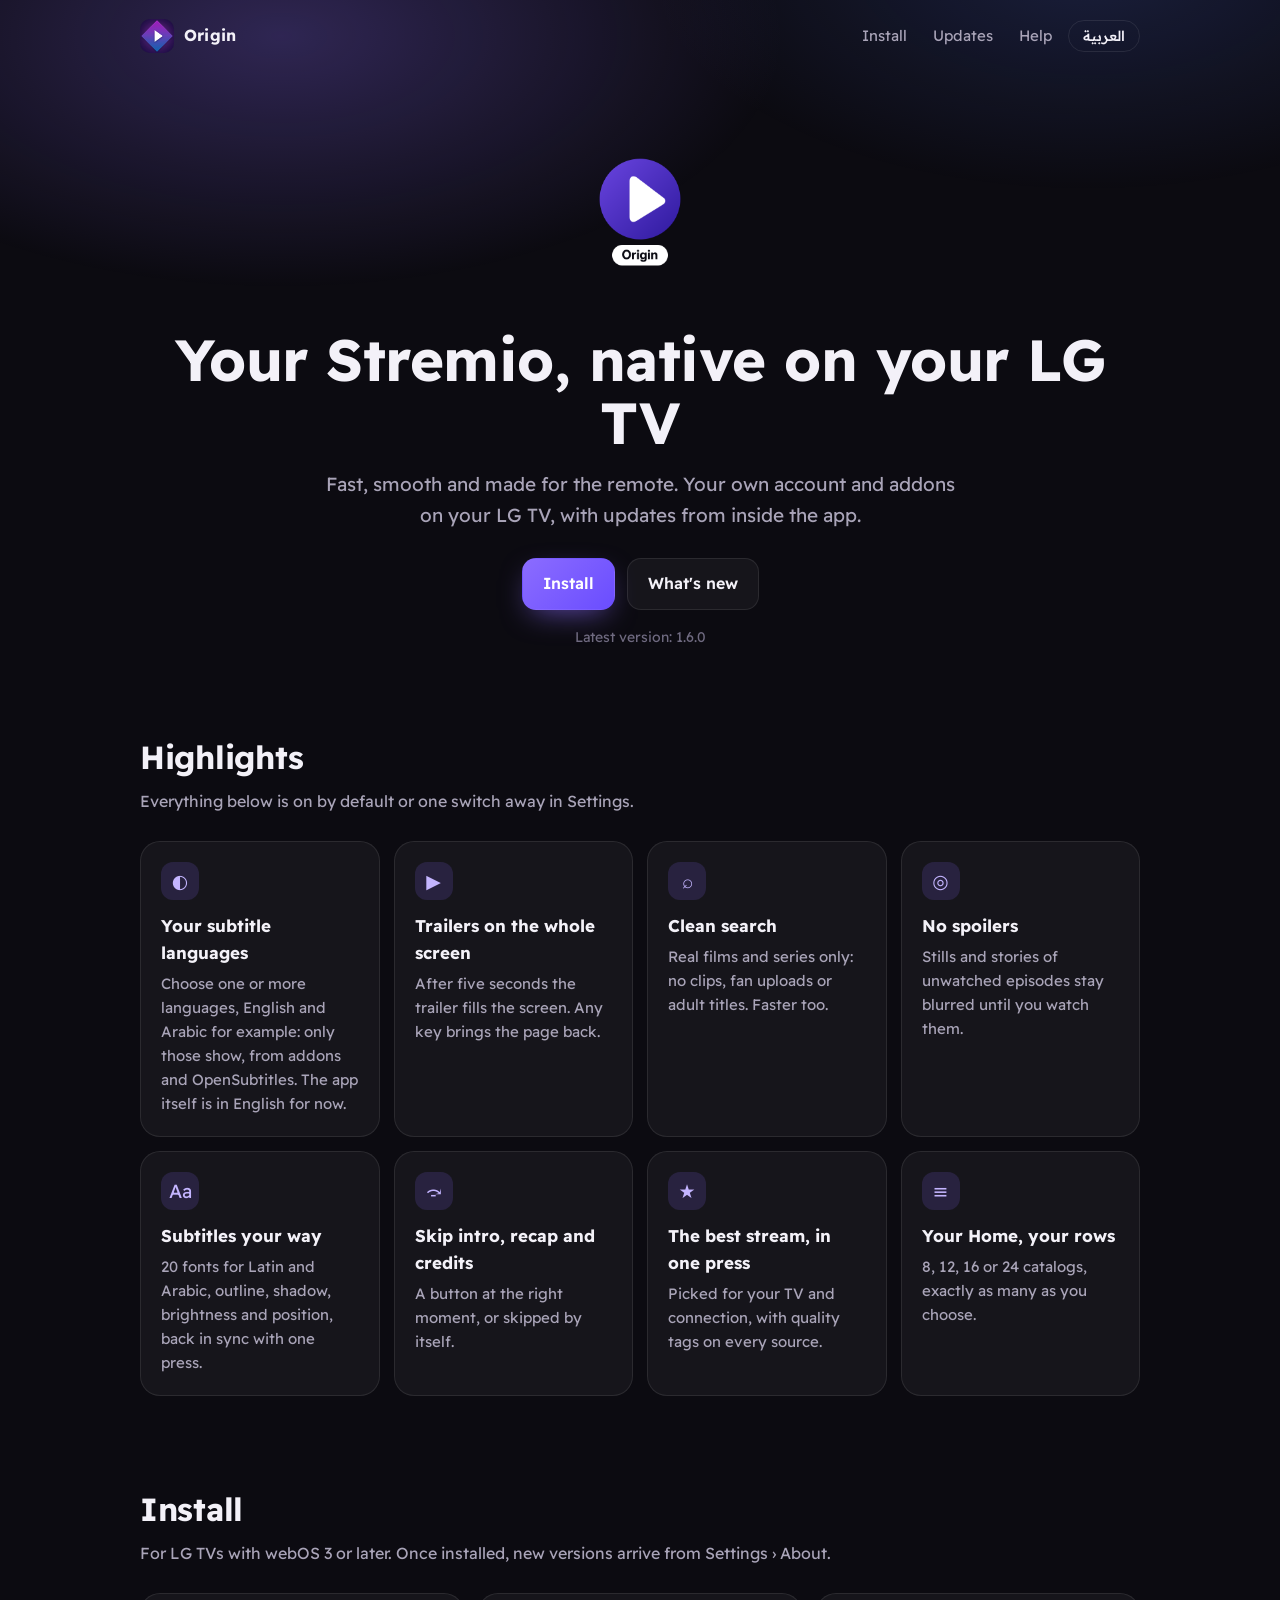
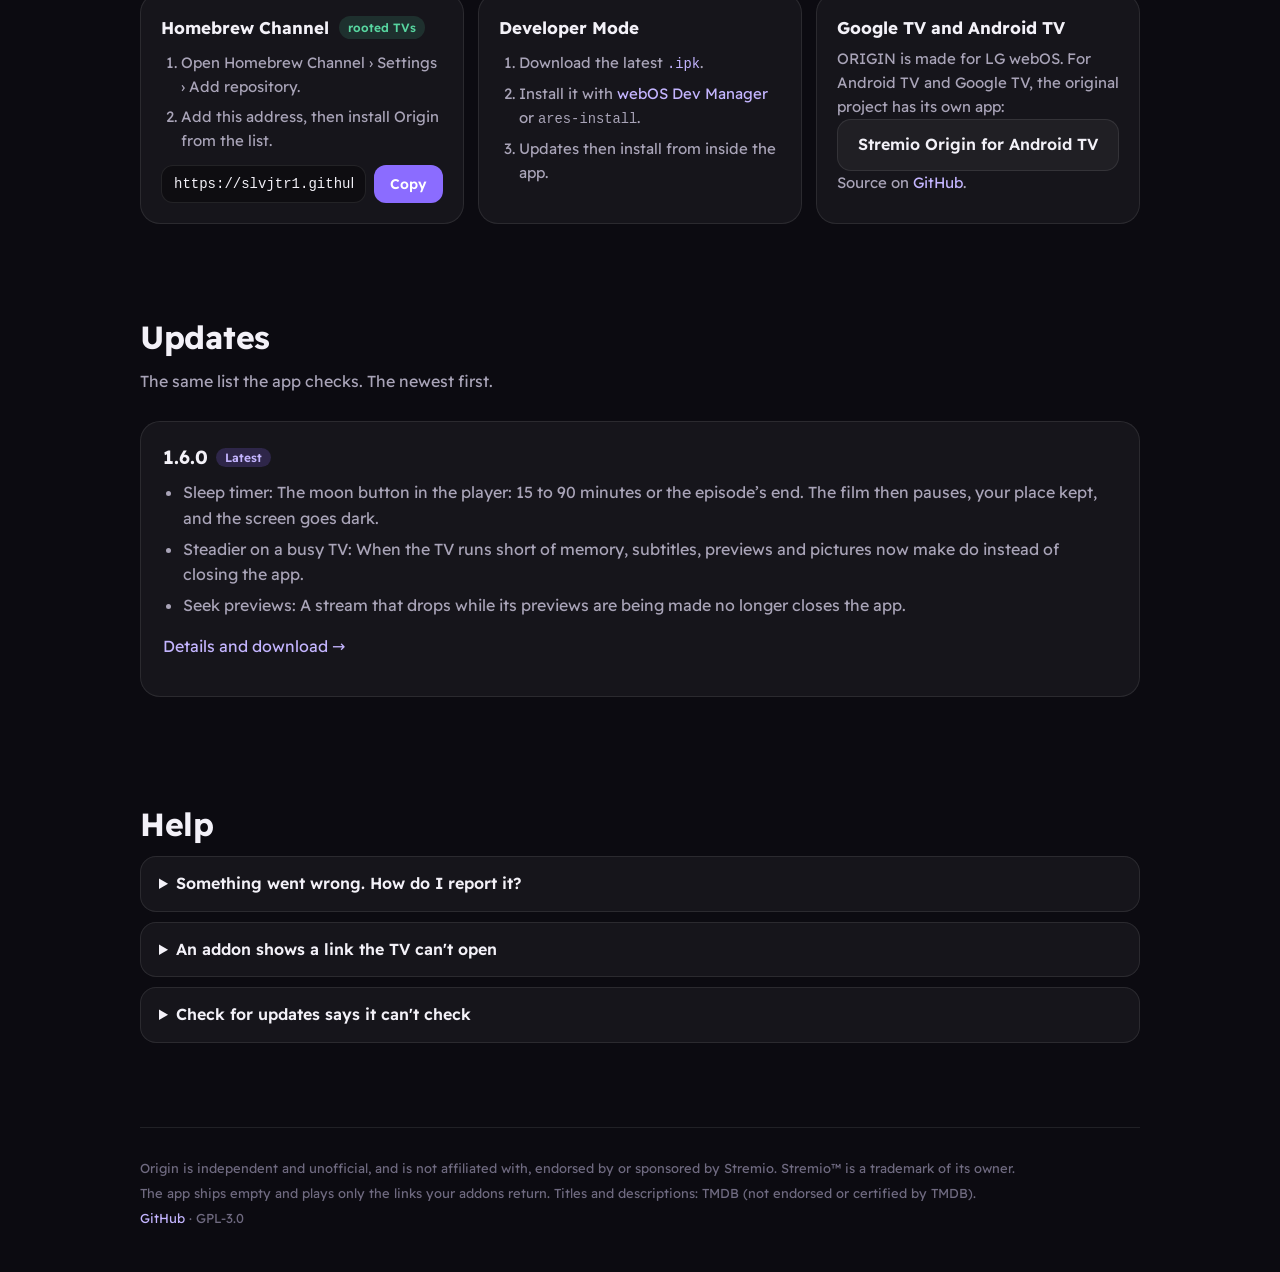
<file: docs/index.html>
<!doctype html>
<html lang="en">
<head>
<meta charset="utf-8">
<meta name="viewport" content="width=device-width, initial-scale=1">
<title>Origin</title>
<meta name="description" content="A native media center for Stremio addons on LG webOS TVs.">
<meta name="theme-color" content="#0c0b11">
<link rel="icon" href="icon.png">
<link rel="preconnect" href="https://fonts.googleapis.com"><link rel="preconnect" href="https://fonts.gstatic.com" crossorigin>
<link href="https://fonts.googleapis.com/css2?family=Readex+Pro:wght@400;500;600;700&display=swap" rel="stylesheet">
<link rel="stylesheet" href="site.css">
<script src="site.js"></script>
</head>
<body>
<div class="wrap">
  <nav class="top">
    <a class="brand" href="./"><img src="icon.png" alt=""><span>Origin</span></a>
    <div class="navlinks">
      <a class="opt" href="#install"><span lang="en">Install</span><span lang="ar">التثبيت</span></a>
      <a class="opt" href="#updates"><span lang="en">Updates</span><span lang="ar">التحديثات</span></a>
      <a class="opt" href="help/"><span lang="en">Help</span><span lang="ar">المساعدة</span></a>
      <button class="lang" data-lang-toggle><span lang="en">العربية</span><span lang="ar">English</span></button>
    </div>
  </nav>

  <header class="hero">
    <img class="logo" src="logo-pill.png" alt="Origin">
    <h1><span lang="en">Your Stremio, native on your LG TV</span><span lang="ar">Stremio على تلفاز LG، بتطبيق أصلي</span></h1>
    <p class="lead"><span lang="en">Fast, smooth and made for the remote. Your own account and addons on your LG TV, with updates from inside the app.</span><span lang="ar">سريع وسلس، مصمم للريموت وللجوال. حسابك وإضافاتك على تلفاز LG، مع تحديثات من داخل التطبيق.</span></p>
    <div class="cta">
      <a class="btn primary" href="#install"><span lang="en">Install</span><span lang="ar">ثبّت التطبيق</span></a>
      <a class="btn ghost" href="#updates"><span lang="en">What's new</span><span lang="ar">الجديد</span></a>
    </div>
    <div class="ver" id="ver"></div>
  </header>

  <section id="features">
    <h2><span lang="en">Highlights</span><span lang="ar">أبرز المزايا</span></h2>
    <p class="sub"><span lang="en">Everything below is on by default or one switch away in Settings.</span><span lang="ar">كل ما يلي مفعّل افتراضيًا أو بضغطة واحدة من الإعدادات.</span></p>
    <div class="grid">
      <div class="card"><div class="ic">◐</div><h3><span lang="en">Your subtitle languages</span><span lang="ar">لغات الترجمة التي تختارها</span></h3><p><span lang="en">Choose one or more languages, English and Arabic for example: only those show, from addons and OpenSubtitles. The app itself is in English for now.</span><span lang="ar">اختر لغة أو أكثر، العربية والإنجليزية مثلًا: تظهر ترجماتها فقط، من الإضافات ومن OpenSubtitles. واجهة التطبيق بالإنجليزية حاليًا.</span></p></div>
      <div class="card"><div class="ic">▶</div><h3><span lang="en">Trailers on the whole screen</span><span lang="ar">إعلانات بملء الشاشة</span></h3><p><span lang="en">After five seconds the trailer fills the screen. Any key brings the page back.</span><span lang="ar">بعد خمس ثوانٍ يملأ الإعلان الشاشة، وأي زر يعيد الصفحة.</span></p></div>
      <div class="card"><div class="ic">⌕</div><h3><span lang="en">Clean search</span><span lang="ar">بحث نظيف</span></h3><p><span lang="en">Real films and series only: no clips, fan uploads or adult titles. Faster too.</span><span lang="ar">أفلام ومسلسلات حقيقية فقط: بلا مقاطع أو رفع معجبين أو محتوى للبالغين، وأسرع.</span></p></div>
      <div class="card"><div class="ic">◎</div><h3><span lang="en">No spoilers</span><span lang="ar">بلا حرق</span></h3><p><span lang="en">Stills and stories of unwatched episodes stay blurred until you watch them.</span><span lang="ar">صور الحلقات غير المشاهدة وقصصها تبقى مموّهة حتى تشاهدها.</span></p></div>
      <div class="card"><div class="ic">Aa</div><h3><span lang="en">Subtitles your way</span><span lang="ar">الترجمة كما تحب</span></h3><p><span lang="en">20 fonts for Latin and Arabic, outline, shadow, brightness and position, back in sync with one press.</span><span lang="ar">حدود وظل وستة خطوط وخط عريض، ومزامنة بضغطة واحدة.</span></p></div>
      <div class="card"><div class="ic">⤼</div><h3><span lang="en">Skip intro, recap and credits</span><span lang="ar">تخطي المقدمة والملخص والتتر</span></h3><p><span lang="en">A button at the right moment, or skipped by itself.</span><span lang="ar">زر في اللحظة المناسبة، أو تخطٍّ تلقائي.</span></p></div>
      <div class="card"><div class="ic">★</div><h3><span lang="en">The best stream, in one press</span><span lang="ar">أفضل بث بضغطة</span></h3><p><span lang="en">Picked for your TV and connection, with quality tags on every source.</span><span lang="ar">يُختار لتلفازك واتصالك، مع وسوم الجودة لكل مصدر.</span></p></div>
      <div class="card"><div class="ic">≡</div><h3><span lang="en">Your Home, your rows</span><span lang="ar">رئيسيتك كما تريد</span></h3><p><span lang="en">8, 12, 16 or 24 catalogs, exactly as many as you choose.</span><span lang="ar">8 أو 12 أو 16 أو 24 قائمة، بالعدد الذي تختاره تمامًا.</span></p></div>
    </div>
  </section>

  <section id="install">
    <h2><span lang="en">Install</span><span lang="ar">التثبيت</span></h2>
    <p class="sub"><span lang="en">For LG TVs with webOS 3 or later. Once installed, new versions arrive from Settings › About.</span><span lang="ar">لتلفازات LG بنظام webOS 3 أو أحدث. بعد التثبيت تصل الإصدارات الجديدة من الإعدادات › حول التطبيق.</span></p>
    <div class="steps">
      <div class="card">
        <h3><span lang="en">Homebrew Channel</span><span lang="ar">Homebrew Channel</span> <span class="tag"><span lang="en">rooted TVs</span><span lang="ar">للتلفازات المروّتة</span></span></h3>
        <ol class="list">
          <li><span lang="en">Open Homebrew Channel › Settings › Add repository.</span><span lang="ar">افتح Homebrew Channel › الإعدادات › إضافة مستودع.</span></li>
          <li><span lang="en">Add this address, then install Origin from the list.</span><span lang="ar">أضف هذا العنوان، ثم ثبّت Origin من القائمة.</span></li>
        </ol>
        <div class="copy"><input id="repo" readonly value="https://slvjtr1.github.io/origin/apps.json"><button data-copy="repo"><span lang="en">Copy</span><span lang="ar">نسخ</span></button></div>
      </div>
      <div class="card">
        <h3><span lang="en">Developer Mode</span><span lang="ar">وضع المطوّر</span></h3>
        <ol class="list">
          <li><span lang="en">Download the latest</span><span lang="ar">نزّل أحدث ملف</span> <a href="https://github.com/slvjtr1/origin/releases/latest"><code>.ipk</code></a>.</li>
          <li><span lang="en">Install it with</span><span lang="ar">ثبّته باستخدام</span> <a href="https://github.com/webosbrew/dev-manager-desktop">webOS Dev Manager</a> <span lang="en">or</span><span lang="ar">أو</span> <code>ares-install</code>.</li>
          <li><span lang="en">Updates then install from inside the app.</span><span lang="ar">بعدها تُثبَّت التحديثات من داخل التطبيق.</span></li>
        </ol>
      </div>
      <div class="card">
        <h3><span lang="en">Google TV and Android TV</span><span lang="ar">Google TV وAndroid TV</span></h3>
        <p><span lang="en">ORIGIN is made for LG webOS. For Android TV and Google TV, the original project has its own app:</span><span lang="ar">ORIGIN مصمم لتلفازات LG بنظام webOS. لأجهزة Android TV وGoogle TV، للمشروع الأصلي تطبيقه الخاص:</span></p>
        <p><a class="btn ghost" href="https://stremioorigin.com/android-tv/">Stremio Origin for Android TV</a></p>
        <p class="muted"><span lang="en">Source on</span><span lang="ar">الكود على</span> <a href="https://github.com/stremio-origin/androidtv">GitHub</a>.</p>
      </div>
    </div>
  </section>

  <section id="updates">
    <h2><span lang="en">Updates</span><span lang="ar">التحديثات</span></h2>
    <p class="sub"><span lang="en">The same list the app checks. The newest first.</span><span lang="ar">القائمة نفسها التي يتحقق منها التطبيق. الأحدث أولًا.</span></p>
    <div id="rels"><p class="muted"><span lang="en">Loading…</span><span lang="ar">جارٍ التحميل…</span></p></div>
  </section>

  <section id="help">
    <h2><span lang="en">Help</span><span lang="ar">المساعدة</span></h2>
    <details><summary><span lang="en">Something went wrong. How do I report it?</span><span lang="ar">حدثت مشكلة. كيف أبلّغ عنها؟</span></summary>
      <p><span lang="en">On the TV: Settings › About › Share logs. Scan the code with your phone: it opens a page here with your log code and a ready report.</span><span lang="ar">على التلفاز: الإعدادات › حول التطبيق › مشاركة السجلات. امسح الرمز بهاتفك: تفتح صفحة هنا فيها رمز السجل وبلاغ جاهز.</span></p></details>
    <details><summary><span lang="en">An addon shows a link the TV can't open</span><span lang="ar">إضافة تعرض رابطًا لا يفتحه التلفاز</span></summary>
    <details><summary><span lang="en">Where did Arabic go?</span><span lang="ar">أين ذهبت اللغة العربية؟</span></summary>
      <p><span lang="en">We are sorry: Arabic caused big problems in building the app, and for now it needs English alone. Arabic subtitles still work fully: choose them in the subtitle settings.</span><span lang="ar">نعتذر: اللغة العربية سببت مشاكل كبيرة في برمجة التطبيق، والتطبيق حاليًا بحاجة للغة الإنجليزية فقط. الترجمات العربية ما زالت مدعومة بالكامل: اخترها من إعدادات الترجمة.</span></p></details>
      <p><span lang="en">Settings › Language › Titles and descriptions: choose Arabic, or Same as the app.</span><span lang="ar">الإعدادات › اللغة › العناوين والأوصاف: اختر العربية، أو «مثل التطبيق».</span></p></details>
    <details><summary><span lang="en">Check for updates says it can't check</span><span lang="ar">«البحث عن تحديثات» لا يستطيع التحقق</span></summary>
      <p><span lang="en">The app asks GitHub first and this site second. Check the TV's internet connection, then try again in a minute.</span><span lang="ar">يسأل التطبيق GitHub أولًا ثم هذا الموقع. تأكد من اتصال التلفاز بالإنترنت ثم أعد المحاولة بعد دقيقة.</span></p></details>
  </section>

  <footer>
    <p><span lang="en">Origin is independent and unofficial, and is not affiliated with, endorsed by or sponsored by Stremio. Stremio™ is a trademark of its owner.</span><span lang="ar">Origin مستقل وغير رسمي، وليس تابعًا لـ Stremio ولا معتمدًا أو مدعومًا منها. Stremio™ علامة تجارية لمالكها.</span></p>
    <p><span lang="en">The app ships empty and plays only the links your addons return. Titles and descriptions: TMDB (not endorsed or certified by TMDB).</span><span lang="ar">يأتي التطبيق فارغًا ولا يشغّل إلا الروابط التي تعيدها إضافاتك. العناوين والأوصاف: TMDB (دون اعتماد منها).</span></p>
    <p><a href="https://github.com/slvjtr1/origin">GitHub</a> · GPL-3.0</p>
  </footer>
</div>
<script>
(function () {
  var REPO = 'slvjtr1/origin', MAN = 'api/apps/tv.stremioorigin.app/manifest.json';
  var box = document.getElementById('rels'), ver = document.getElementById('ver'), data = null;
  function esc(s) { return String(s).replace(/[&<>"']/g, function (c) { return { '&': '&amp;', '<': '&lt;', '>': '&gt;', '"': '&quot;', "'": '&#39;' }[c]; }); }
  function inline(s) { return esc(s).replace(/\*\*(.+?)\*\*/g, '<b>$1</b>').replace(/`([^`]+)`/g, '<code>$1</code>'); }
  function bullets(body) { var out = []; (body || '').split(/\r?\n/).some(function (l) { var m = /^\s*[-*]\s+(.+)/.exec(l); if (m) out.push(m[1]); else if (out.length && l.trim()) return true; return false; }); return out.slice(0, 8); }
  function date(s) { try { return new Date(s).toLocaleDateString(originLang() === 'ar' ? 'ar' : 'en', { year: 'numeric', month: 'long', day: 'numeric' }); } catch (e) { return s.slice(0, 10); } }
  function draw() {
    if (!data) return;
    var L = originLang(), h = '';
    if (data.length) ver.textContent = (L === 'ar' ? 'أحدث إصدار: ' : 'Latest version: ') + data[0].v;
    data.forEach(function (r, i) {
      h += '<article class="rel"><header><h3>' + esc(r.v) + (i === 0 ? '<span class="latest">' + (L === 'ar' ? 'الأحدث' : 'Latest') + '</span>' : '') + '</h3>' + (r.d ? '<time>' + esc(date(r.d)) + '</time>' : '') + '</header>';
      h += '<ul>' + r.n.map(function (x) { return '<li>' + inline(x) + '</li>'; }).join('') + '</ul>';
      if (r.u) h += '<p><a href="' + esc(r.u) + '">' + (L === 'ar' ? 'التفاصيل والتنزيل' : 'Details and download') + ' →</a></p>';
      h += '</article>';
    });
    box.innerHTML = h || '<p class="muted">' + (L === 'ar' ? 'لا توجد إصدارات بعد.' : 'No releases yet.') + '</p>';
  }
  function fromManifest() {
    fetch(MAN, { cache: 'no-cache' }).then(function (r) { return r.json(); }).then(function (m) {
      data = [{ v: m.version, d: '', n: m.notes || [], u: 'https://github.com/' + REPO + '/releases/latest' }]; draw();
    }).catch(function () { box.innerHTML = '<p class="muted">' + (originLang() === 'ar' ? 'تعذّر تحميل التحديثات.' : 'Could not load the updates.') + '</p>'; });
  }
  fetch('https://api.github.com/repos/' + REPO + '/releases?per_page=12').then(function (r) { if (!r.ok) throw 0; return r.json(); }).then(function (list) {
    data = list.filter(function (r) { return !r.draft && !r.prerelease; }).map(function (r) { return { v: r.tag_name.replace(/^v/, ''), d: r.published_at, n: bullets(r.body), u: r.html_url }; }); draw();
  }).catch(fromManifest);
  document.addEventListener('originlang', draw);
})();
</script>
</body>
</html>
</file>
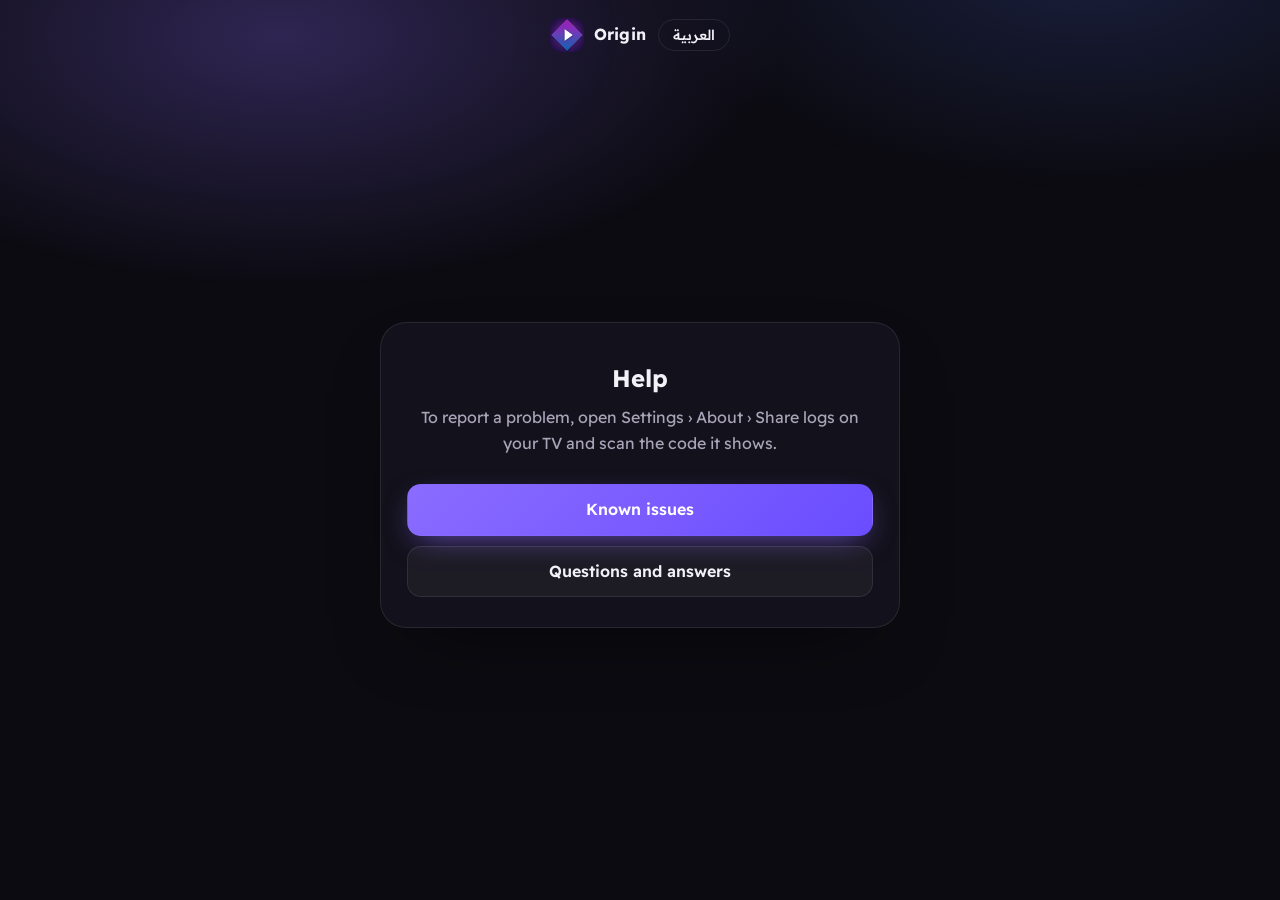
<file: docs/help/index.html>
<!doctype html>
<html lang="en">
<head>
<meta charset="utf-8">
<meta name="viewport" content="width=device-width, initial-scale=1">
<title>Help · Origin</title>
<meta name="robots" content="noindex">
<meta name="theme-color" content="#0c0b11">
<link rel="icon" href="../icon.png">
<link rel="preconnect" href="https://fonts.googleapis.com"><link rel="preconnect" href="https://fonts.gstatic.com" crossorigin>
<link href="https://fonts.googleapis.com/css2?family=Readex+Pro:wght@400;500;600;700&display=swap" rel="stylesheet">
<link rel="stylesheet" href="../site.css">
<script src="../site.js"></script>
</head>
<body class="single">
<div class="wrap">
  <nav class="top">
    <a class="brand" href="../"><img src="../icon.png" alt=""><span>Origin</span></a>
    <div class="navlinks"><button class="lang" data-lang-toggle><span lang="en">العربية</span><span lang="ar">English</span></button></div>
  </nav>
</div>
<main class="wrap">
  <div class="panel" id="log" hidden>
    <p><span lang="en">Your log code</span><span lang="ar">رمز السجل</span></p>
    <div class="code" id="code"></div>
    <p id="vline"></p>
    <p><span lang="en">Report the problem with this code: say what you did and what happened. The logs themselves stay sealed; only the code is shared.</span><span lang="ar">أبلغ عن المشكلة بهذا الرمز: اذكر ما فعلته وما حدث. السجلات نفسها تبقى مشفّرة، ولا يُشارك إلا الرمز.</span></p>
    <a class="btn primary" id="report" rel="noopener"><span lang="en">Report on GitHub</span><span lang="ar">أبلغ على GitHub</span></a>
    <button class="btn ghost" id="cp"><span lang="en">Copy the code</span><span lang="ar">انسخ الرمز</span></button>
    <div class="small"><span lang="en">The code works for a week.</span><span lang="ar">يبقى الرمز صالحًا لمدة أسبوع.</span></div>
  </div>
  <div class="panel" id="none" hidden>
    <h1><span lang="en">Help</span><span lang="ar">المساعدة</span></h1>
    <p><span lang="en">To report a problem, open Settings › About › Share logs on your TV and scan the code it shows.</span><span lang="ar">للإبلاغ عن مشكلة، افتح الإعدادات › حول التطبيق › مشاركة السجلات على تلفازك وامسح الرمز الذي يظهر.</span></p>
    <a class="btn primary" href="https://github.com/slvjtr1/origin/issues"><span lang="en">Known issues</span><span lang="ar">المشكلات المعروفة</span></a>
    <a class="btn ghost" href="../#help"><span lang="en">Questions and answers</span><span lang="ar">أسئلة وأجوبة</span></a>
  </div>
</main>
<script>
(function () {
  /* #log=<code>&v=<version>, from Settings › About › Share logs */
  var p = {}; location.hash.replace(/^#/, '').split('&').forEach(function (kv) { var i = kv.indexOf('='); if (i > 0) { try { p[kv.slice(0, i)] = decodeURIComponent(kv.slice(i + 1)); } catch (e) {} } });
  var code = /^[A-Za-z0-9]{4}$/.test(p.log || '') ? p.log.toUpperCase() : '', v = /^[0-9.]{1,16}$/.test(p.v || '') ? p.v : '';
  if (!code) { document.getElementById('none').hidden = false; return; }
  document.getElementById('code').textContent = code;
  function lines() {
    var ar = originLang() === 'ar';
    document.getElementById('vline').textContent = v ? (ar ? 'الإصدار ' : 'Version ') + v + ' · webOS' : '';
  }
  lines(); document.addEventListener('originlang', lines);
  var body = 'Log code: ' + code + '\nVersion: ' + (v || '?') + ' (webOS)\n\nWhat happened:\n';
  document.getElementById('report').href = 'https://github.com/slvjtr1/origin/issues/new?title=' + encodeURIComponent('Issue from the TV (' + code + ')') + '&body=' + encodeURIComponent(body);
  document.getElementById('cp').onclick = function () { originCopy(code); };
  document.getElementById('log').hidden = false;
})();
</script>
</body>
</html>
</file>
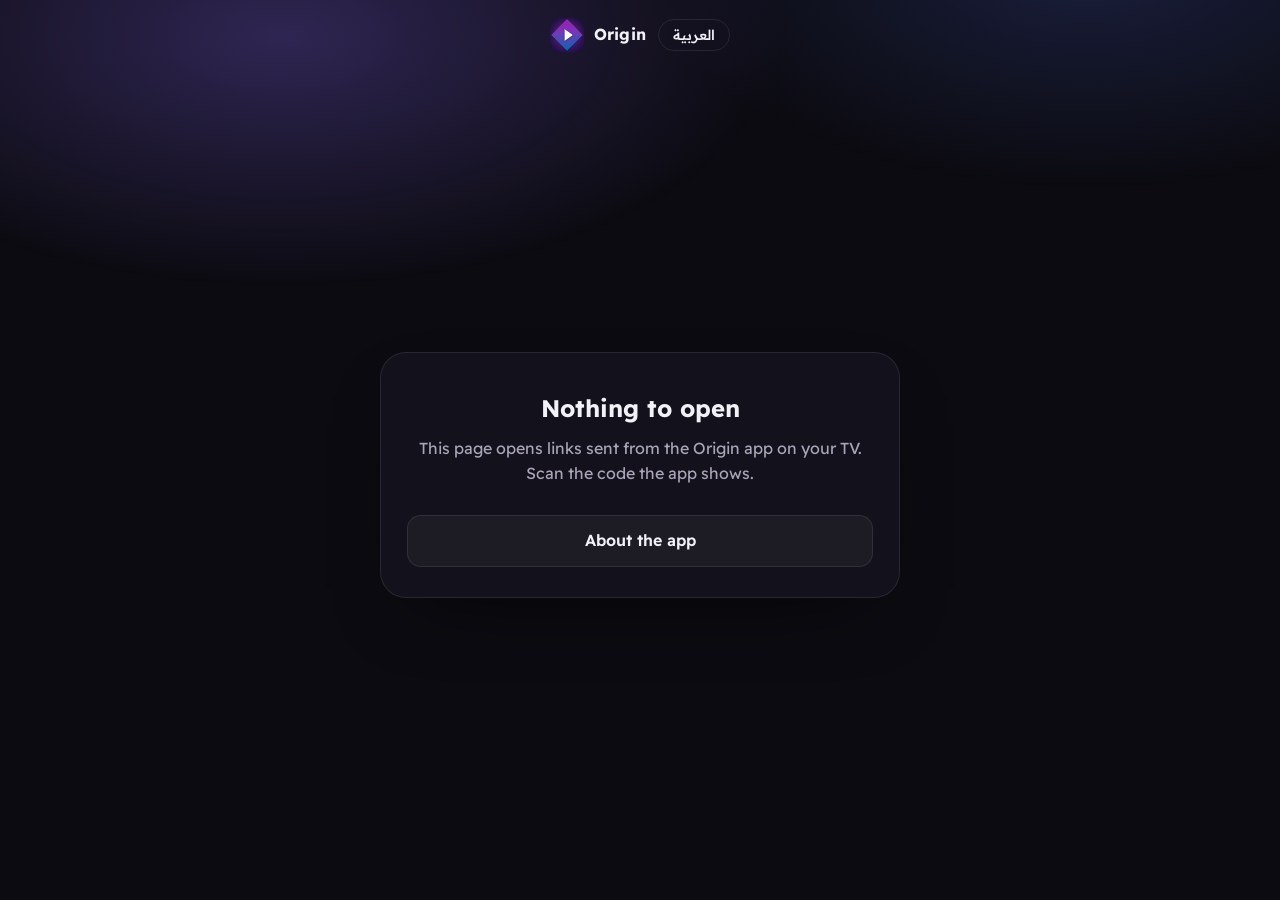
<file: docs/open/index.html>
<!doctype html>
<html lang="en">
<head>
<meta charset="utf-8">
<meta name="viewport" content="width=device-width, initial-scale=1">
<title>Open a link · Origin</title>
<meta name="robots" content="noindex">
<meta name="referrer" content="no-referrer">
<meta name="theme-color" content="#0c0b11">
<link rel="icon" href="../icon.png">
<link rel="preconnect" href="https://fonts.googleapis.com"><link rel="preconnect" href="https://fonts.gstatic.com" crossorigin>
<link href="https://fonts.googleapis.com/css2?family=Readex+Pro:wght@400;500;600;700&display=swap" rel="stylesheet">
<link rel="stylesheet" href="../site.css">
<script src="../site.js"></script>
</head>
<body class="single">
<div class="wrap">
  <nav class="top">
    <a class="brand" href="../"><img src="../icon.png" alt=""><span>Origin</span></a>
    <div class="navlinks"><button class="lang" data-lang-toggle><span lang="en">العربية</span><span lang="ar">English</span></button></div>
  </nav>
</div>
<main class="wrap">
  <div class="panel" id="ok" hidden>
    <p><span lang="en">From your TV</span><span lang="ar">من تلفازك</span></p>
    <h1 id="title"></h1>
    <div class="host" id="host"></div>
    <p><span lang="en">This link was sent by one of your addons. Open it only if you trust where it goes.</span><span lang="ar">أُرسل هذا الرابط من إحدى إضافاتك. افتحه فقط إذا كنت تثق بوجهته.</span></p>
    <a class="btn primary" id="go" rel="noopener noreferrer"><span lang="en">Open the link</span><span lang="ar">افتح الرابط</span></a>
    <button class="btn ghost" id="cp"><span lang="en">Copy the link</span><span lang="ar">انسخ الرابط</span></button>
    <div class="small" id="full"></div>
  </div>
  <div class="panel" id="bad" hidden>
    <h1><span lang="en">Nothing to open</span><span lang="ar">لا يوجد ما يُفتح</span></h1>
    <p><span lang="en">This page opens links sent from the Origin app on your TV. Scan the code the app shows.</span><span lang="ar">تفتح هذه الصفحة الروابط المرسلة من تطبيق Origin على تلفازك. امسح الرمز الذي يعرضه التطبيق.</span></p>
    <a class="btn ghost" href="../"><span lang="en">About the app</span><span lang="ar">عن التطبيق</span></a>
  </div>
</main>
<script>
(function () {
  /* #u=<link>&t=<title>: after the #, so it never reaches a server. Only web links are opened, and only on a tap */
  var p = {}; location.hash.replace(/^#/, '').split('&').forEach(function (kv) { var i = kv.indexOf('='); if (i > 0) { try { p[kv.slice(0, i)] = decodeURIComponent(kv.slice(i + 1).replace(/\+/g, ' ')); } catch (e) {} } });
  var u = null; try { u = new URL(p.u || ''); } catch (e) {}
  if (!u || (u.protocol !== 'https:' && u.protocol !== 'http:')) { document.getElementById('bad').hidden = false; return; }
  var t = (p.t || '').slice(0, 140);
  document.getElementById('title').textContent = t || u.hostname.replace(/^www\./, '');
  document.getElementById('host').textContent = u.hostname;
  document.getElementById('full').textContent = u.href.length > 160 ? u.href.slice(0, 160) + '…' : u.href;
  document.getElementById('go').href = u.href;
  document.getElementById('cp').onclick = function () { originCopy(u.href); };
  document.getElementById('ok').hidden = false;
})();
</script>
</body>
</html>
</file>
<file: docs/site.css>
:root {
  --bg: #0c0b11; --bg2: #13111b; --card: rgba(255,255,255,.045); --line: rgba(255,255,255,.09);
  --text: #f3f1f8; --dim: #a9a4b8; --faint: #6f6a80; --acc: #8b6cff; --acc2: #c4b5ff; --ok: #57d6a0;
  --r: 20px; --font: "Readex Pro", system-ui, -apple-system, "Segoe UI", sans-serif;
}
* { box-sizing: border-box; }
html { -webkit-text-size-adjust: 100%; }
body { margin: 0; background: var(--bg); color: var(--text); font: 400 16px/1.6 var(--font); min-height: 100vh; overflow-x: hidden; }
body::before { content: ""; position: fixed; inset: -20vh -20vw auto; height: 80vh; z-index: -1; pointer-events: none;
  background: radial-gradient(40% 50% at 30% 30%, rgba(139,108,255,.28), transparent 70%), radial-gradient(35% 45% at 75% 20%, rgba(87,120,255,.18), transparent 70%); }
a { color: var(--acc2); text-decoration: none; }
a:hover { text-decoration: underline; }
code, .mono { font-family: ui-monospace, SFMono-Regular, Menlo, Consolas, monospace; font-size: .92em; }
.wrap { max-width: 1040px; margin: 0 auto; padding: 0 20px; }

/* one language at a time: <html lang="en|ar"> shows the matching spans */
html[lang="en"] [lang="ar"], html[lang="ar"] [lang="en"] { display: none !important; }
html[lang="ar"] body { direction: rtl; }

nav.top { display: flex; align-items: center; justify-content: space-between; gap: 12px; padding: 18px 0; }
.brand { display: flex; align-items: center; gap: 10px; color: var(--text); font-weight: 700; letter-spacing: .2px; }
.brand img { width: 34px; height: 34px; border-radius: 10px; }
.brand:hover { text-decoration: none; }
.navlinks { display: flex; align-items: center; gap: 6px; flex-wrap: wrap; }
.navlinks a { color: var(--dim); padding: 6px 10px; border-radius: 10px; font-size: 15px; }
.navlinks a:hover { color: var(--text); background: var(--card); text-decoration: none; }
.lang { border: 1px solid var(--line); background: transparent; color: var(--text); border-radius: 999px; padding: 6px 14px; font: 500 14px var(--font); cursor: pointer; }
.lang:hover { background: var(--card); }

.hero { padding: 56px 0 40px; text-align: center; }
.hero .logo { width: 170px; max-width: 46vw; }
.hero h1 { font-size: clamp(34px, 6vw, 58px); line-height: 1.1; margin: 22px 0 14px; letter-spacing: -.5px; }
.hero p.lead { color: var(--dim); font-size: clamp(16px, 2.2vw, 19px); max-width: 640px; margin: 0 auto 28px; }
.cta { display: flex; gap: 12px; justify-content: center; flex-wrap: wrap; }
.btn { display: inline-flex; align-items: center; gap: 8px; padding: 12px 20px; border-radius: 14px; font-weight: 600; font-size: 16px; border: 1px solid transparent; cursor: pointer; font-family: var(--font); }
.btn:hover { text-decoration: none; filter: brightness(1.08); }
.btn.primary { background: linear-gradient(135deg, #8b6cff, #6a4dff); color: #fff; box-shadow: 0 10px 30px -10px rgba(139,108,255,.7); }
.btn.ghost { background: var(--card); color: var(--text); border-color: var(--line); }
.ver { margin-top: 16px; color: var(--faint); font-size: 14px; }

section { padding: 44px 0; }
section h2 { font-size: clamp(24px, 3.4vw, 32px); margin: 0 0 6px; letter-spacing: -.3px; }
section p.sub { color: var(--dim); margin: 0 0 26px; }
.grid { display: grid; grid-template-columns: repeat(auto-fit, minmax(230px, 1fr)); gap: 14px; }
.card { background: var(--card); border: 1px solid var(--line); border-radius: var(--r); padding: 20px; }
.card h3 { margin: 0 0 6px; font-size: 17px; }
.card p { margin: 0; color: var(--dim); font-size: 15px; }
.card .ic { width: 38px; height: 38px; border-radius: 12px; display: grid; place-items: center; background: rgba(139,108,255,.16); color: var(--acc2); margin-bottom: 12px; font-size: 19px; }

.steps { display: grid; grid-template-columns: repeat(auto-fit, minmax(290px, 1fr)); gap: 14px; }
.steps .card h3 { display: flex; align-items: center; gap: 10px; }
.tag { font-size: 12px; font-weight: 600; padding: 2px 9px; border-radius: 999px; background: rgba(87,214,160,.14); color: var(--ok); }
ol.list { margin: 10px 0 0; padding-inline-start: 20px; color: var(--dim); font-size: 15px; }
ol.list li { margin: 6px 0; }
.copy { display: flex; gap: 8px; align-items: stretch; margin-top: 12px; }
.copy input { flex: 1; min-width: 0; background: rgba(0,0,0,.35); border: 1px solid var(--line); color: var(--text); border-radius: 12px; padding: 10px 12px; font: 14px ui-monospace, Menlo, Consolas, monospace; direction: ltr; }
.copy button { border: 0; border-radius: 12px; padding: 0 16px; background: var(--acc); color: #fff; font: 600 14px var(--font); cursor: pointer; white-space: nowrap; }

.rel { background: var(--card); border: 1px solid var(--line); border-radius: var(--r); padding: 20px 22px; margin-bottom: 14px; }
.rel header { display: flex; align-items: baseline; justify-content: space-between; gap: 10px; flex-wrap: wrap; margin-bottom: 8px; }
.rel h3 { margin: 0; font-size: 19px; }
.rel time { color: var(--faint); font-size: 14px; }
.rel ul { margin: 6px 0 0; padding-inline-start: 20px; color: var(--dim); }
.rel li { margin: 5px 0; }
.rel li b { color: var(--text); font-weight: 600; }
.rel .latest { font-size: 12px; font-weight: 600; padding: 2px 9px; border-radius: 999px; background: rgba(139,108,255,.2); color: var(--acc2); margin-inline-start: 8px; vertical-align: 2px; }
.muted { color: var(--faint); }

details { background: var(--card); border: 1px solid var(--line); border-radius: 16px; padding: 14px 18px; margin-bottom: 10px; }
details summary { cursor: pointer; font-weight: 600; }
details p { color: var(--dim); margin: 10px 0 2px; }

footer { border-top: 1px solid var(--line); margin-top: 30px; padding: 26px 0 40px; color: var(--faint); font-size: 13px; }
footer p { margin: 4px 0; }

/* the helper pages: one card in the middle */
.single { min-height: 100vh; display: flex; flex-direction: column; }
.single main { flex: 1; display: grid; place-items: center; padding: 20px 0 40px; }
.panel { width: 100%; max-width: 520px; background: var(--bg2); border: 1px solid var(--line); border-radius: 26px; padding: 30px 26px; text-align: center; box-shadow: 0 30px 80px -40px rgba(0,0,0,.8); }
.panel h1 { font-size: 24px; margin: 6px 0 8px; }
.panel p { color: var(--dim); margin: 0 0 18px; }
.panel .host { display: inline-block; padding: 6px 14px; border-radius: 999px; background: var(--card); border: 1px solid var(--line); font-size: 14px; direction: ltr; margin-bottom: 20px; word-break: break-all; }
.panel .btn { width: 100%; justify-content: center; margin-top: 10px; }
.panel .code { font: 700 52px/1 ui-monospace, Menlo, Consolas, monospace; letter-spacing: 12px; direction: ltr; margin: 10px 0 6px; }
.panel .small { font-size: 13px; color: var(--faint); margin-top: 16px; word-break: break-all; direction: ltr; }
.toast { position: fixed; inset-inline: 0; bottom: 24px; margin: auto; width: max-content; max-width: 90vw; background: #222033; border: 1px solid var(--line); padding: 10px 18px; border-radius: 12px; opacity: 0; transform: translateY(10px); transition: .25s; pointer-events: none; }
.toast.on { opacity: 1; transform: none; }

@media (max-width: 560px) {
  .navlinks a.opt { display: none; }
  .hero { padding-top: 34px; }
  .copy { flex-direction: column; }
  .copy button { padding: 10px; }
}
</file>
